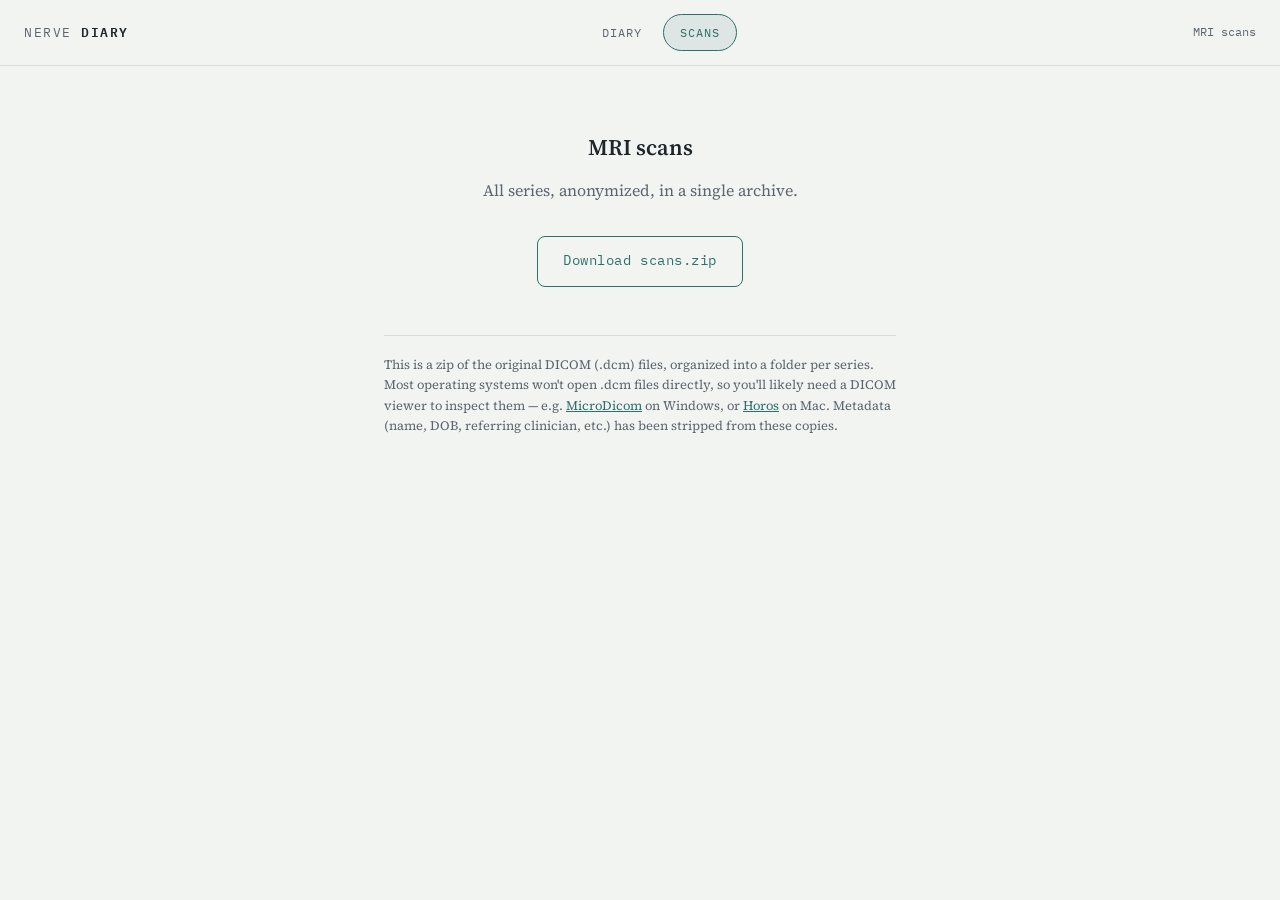
<file: scans.html>
<!DOCTYPE html>
<html lang="en">
<head>
<meta charset="UTF-8" />
<meta name="viewport" content="width=device-width, initial-scale=1.0" />
<title>Nerve Diary — Scans</title>

<link rel="preconnect" href="https://fonts.googleapis.com">
<link rel="preconnect" href="https://fonts.gstatic.com" crossorigin>
<link href="https://fonts.googleapis.com/css2?family=Source+Serif+4:wght@400;600&family=IBM+Plex+Mono:wght@400;500;600&family=IBM+Plex+Sans:wght@400;500&display=swap" rel="stylesheet">

<link rel="stylesheet" href="assets/style.css" />

<style>
  body { font-family: var(--sans); }

  main {
    max-width: 560px;
    margin: 0 auto;
    padding: 4rem 1.5rem 6rem;
    text-align: center;
  }

  main h1 {
    font-family: var(--serif);
    font-size: 1.4rem;
    font-weight: 600;
    color: var(--ink);
    margin: 0 0 0.75rem;
  }

  main p {
    font-family: var(--serif);
    color: var(--ink-muted);
    font-size: 1rem;
    line-height: 1.6;
    margin: 0 0 2rem;
  }

  .dl-main {
    display: inline-flex;
    align-items: center;
    gap: 0.6rem;
    padding: 0.85rem 1.6rem;
    border: 1px solid var(--accent);
    border-radius: 8px;
    color: var(--accent);
    text-decoration: none;
    font-family: var(--mono);
    font-size: 0.85rem;
    letter-spacing: 0.04em;
    transition: background 0.15s ease;
  }
  .dl-main:hover { background: var(--accent-soft); }

  .file-size {
    display: block;
    margin-top: 0.6rem;
    font-family: var(--mono);
    font-size: 0.72rem;
    color: var(--ink-muted);
  }

  .state-msg {
    font-family: var(--sans);
    color: var(--ink-muted);
    font-size: 0.9rem;
  }

  .note {
    font-size: 0.8rem;
    color: var(--ink-muted);
    line-height: 1.6;
    margin-top: 3rem;
    padding-top: 1.2rem;
    border-top: 1px solid var(--line);
    text-align: left;
  }
</style>
</head>
<body>

<header class="site-header">
  <div class="wordmark">Nerve <span>Diary</span></div>
  <nav class="tabs">
    <a href="index.html" class="tab">Diary</a>
    <a href="scans.html" class="tab active">Scans</a>
  </nav>
  <div class="meta">MRI scans</div>
</header>

<main>
  <h1>MRI scans</h1>
  <p>All series, anonymized, in a single archive.</p>

  <div id="downloadArea">
    <a class="dl-main" href="scans.zip" download>Download scans.zip</a>
  </div>

  <p class="note">
    This is a zip of the original DICOM (.dcm) files, organized into a folder
    per series. Most operating systems won't open .dcm files directly, so
    you'll likely need a DICOM viewer to inspect them — e.g.
    <a href="https://www.microdicom.com/" target="_blank" rel="noopener">MicroDicom</a>
    on Windows, or <a href="https://horosproject.org/" target="_blank" rel="noopener">Horos</a>
    on Mac. Metadata (name, DOB, referring clinician, etc.) has been stripped
    from these copies.
  </p>
</main>

</body>
</html>
</file>
<file: assets/style.css>
/* ---------------------------------------------------
   Tokens
--------------------------------------------------- */
:root {
  --paper: #f1f4f1;
  --paper-alt: #ffffff;
  --ink: #1e262b;
  --ink-muted: #5c6670;
  --line: #d7ded9;
  --accent: #2f6f6b;
  --accent-soft: #2f6f6b1a;
  --mono: "IBM Plex Mono", ui-monospace, SFMono-Regular, Menlo, monospace;
  --serif: "Source Serif 4", Georgia, "Times New Roman", serif;
  --sans: "IBM Plex Sans", -apple-system, BlinkMacSystemFont, sans-serif;
}

* { box-sizing: border-box; }

html { -webkit-font-smoothing: antialiased; }

body {
  margin: 0;
  background: var(--paper);
  color: var(--ink);
  font-family: var(--serif);
  line-height: 1.6;
}

a { color: var(--accent); }

/* ---------------------------------------------------
   Header / nav — shared across pages
--------------------------------------------------- */
.site-header {
  position: sticky;
  top: 0;
  z-index: 10;
  display: flex;
  align-items: center;
  justify-content: space-between;
  gap: 1.5rem;
  padding: 0.9rem 1.5rem;
  background: var(--paper);
  border-bottom: 1px solid var(--line);
  flex-wrap: wrap;
}

.wordmark {
  font-family: var(--mono);
  font-size: 0.8rem;
  letter-spacing: 0.12em;
  text-transform: uppercase;
  color: var(--ink-muted);
  white-space: nowrap;
}
.wordmark span { color: var(--ink); font-weight: 600; }

.tabs {
  display: flex;
  gap: 0.25rem;
  margin: 0 auto;
}

.tab {
  font-family: var(--mono);
  font-size: 0.78rem;
  letter-spacing: 0.08em;
  text-transform: uppercase;
  text-decoration: none;
  color: var(--ink-muted);
  padding: 0.45rem 1rem;
  border-radius: 999px;
  border: 1px solid transparent;
  transition: color 0.15s ease, border-color 0.15s ease, background 0.15s ease;
}
.tab:hover { color: var(--ink); }
.tab.active {
  color: var(--accent);
  border-color: var(--accent);
  background: var(--accent-soft);
}

.meta {
  font-family: var(--mono);
  font-size: 0.72rem;
  color: var(--ink-muted);
  white-space: nowrap;
}

@media (max-width: 640px) {
  .site-header { justify-content: center; text-align: center; }
  .tabs { order: 3; width: 100%; justify-content: center; margin-top: 0.4rem; }
  .meta { order: 2; }
}
</file>
